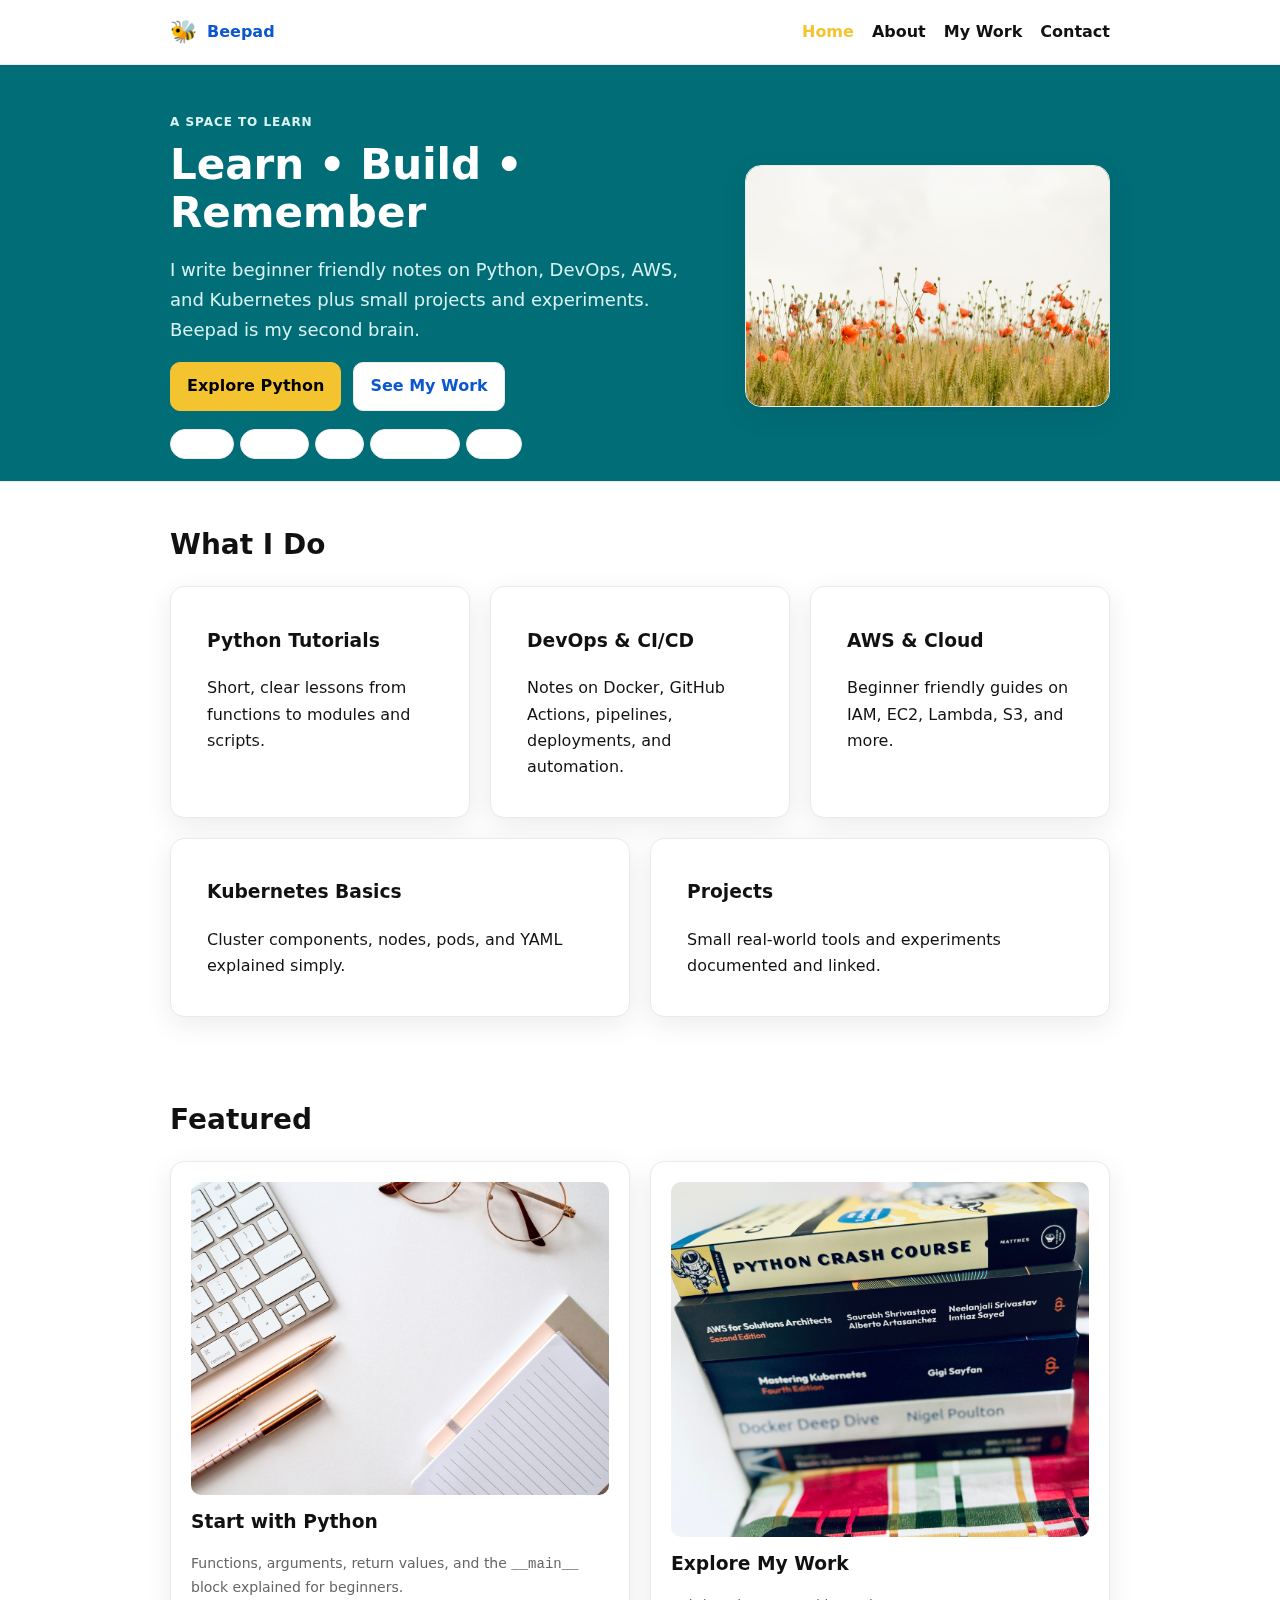
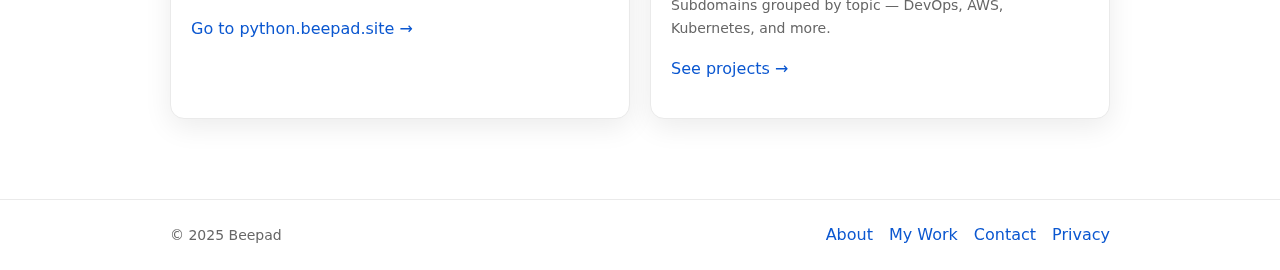
<file: index.html>
<!doctype html>
<html lang="en">
<head>
  <meta charset="utf-8">
  <title>Beepad Learn • Build • Remember</title>
  <meta name="description" content="Beepad is a clean learning hub for Python, DevOps, AWS, and Kubernetes. Simple explanations, real examples, and personal projects.">
  <meta name="viewport" content="width=device-width,initial-scale=1">
  <link rel="stylesheet" href="style.css">
  <link rel="icon" href="assets/favicon.png">
  <meta property="og:title" content="Beepad  Learn • Build • Remember">
  <meta property="og:description" content="Beginner friendly tutorials in Python, DevOps, AWS, and Kubernetes  plus real projects.">
  <meta property="og:image" content="https://beepad.site/assets/hero.jpg">
  <meta name="theme-color" content="#006D77">
</head>
<body>

<header>
  <div class="container nav">
    <div class="brand">
      <span class="logo">🐝</span>
      <a href="index.html" aria-label="Beepad Home">Beepad</a>
    </div>
    <nav aria-label="Main">
      <ul>
        <li><a class="active" href="index.html">Home</a></li>
        <li><a href="about">About</a></li>
        <li><a href="projects">My Work</a></li>
        <li><a href="contact">Contact</a></li>
      </ul>
    </nav>
  </div>
</header>

<main>


  <section class="hero">
    <div class="container hero-grid">

      <div>
        <div class="kicker">A space to learn</div>
        <h1>Learn • Build • Remember</h1>
        <p class="subtitle">
          I write beginner friendly notes on Python, DevOps,
          AWS, and Kubernetes 
          plus small projects and experiments.
          Beepad is my second brain.
        </p>
        

        <div class="btns">
          <a class="btn btn-primary" href="https://python.beepad.site">Explore Python</a>
          <a class="btn" href="/projects">See My Work</a>
        </div>

        <div class="chips" style="margin-top:14px">
          <span class="tag">Python</span>
          <span class="tag">DevOps</span>
          <span class="tag">AWS</span>
          <span class="tag">Kubernetes</span>
          <span class="tag">Notes</span>
        </div>
      </div>

      <div>
        <img class="hero-img" src="assets/hero.jpg" alt="Notebook, laptop and a warm workspace">
      </div>

    </div>
  </section>


  <section class="section">
    <div class="container">
      <h2>What I Do</h2>

      <div class="grid-3">
        <div class="card feature">
          <div class="icon"></div>
          <div>
            <h3>Python Tutorials</h3>
            <p>Short, clear lessons from functions to modules and scripts.</p>
          </div>
        </div>

        <div class="card feature">
          <div class="icon"></div>
          <div>
            <h3>DevOps & CI/CD</h3>
            <p>Notes on Docker, GitHub Actions, pipelines, deployments, and automation.</p>
          </div>
        </div>

        <div class="card feature">
          <div class="icon"></div>
          <div>
            <h3>AWS & Cloud</h3>
            <p>Beginner friendly guides on IAM, EC2, Lambda, S3, and more.</p>
          </div>
        </div>
      </div>

      <div class="grid-2" style="margin-top:20px">
        <div class="card feature">
          <div class="icon"></div>
          <div>
            <h3>Kubernetes Basics</h3>
            <p>Cluster components, nodes, pods, and YAML explained simply.</p>
          </div>
        </div>

        <div class="card feature">
          <div class="icon"></div>
          <div>
            <h3>Projects</h3>
            <p>Small real-world tools and experiments documented and linked.</p>
          </div>
        </div>
      </div>

    </div>
  </section>


  <section class="section">
    <div class="container">
      <h2>Featured</h2>

      <div class="grid-2">

        <div class="card">
          <img src="assets/workspace.jpg" alt="Clean workspace" style="border-radius:10px;margin-bottom:12px">
          <h3 style="margin:8px 0">Start with Python</h3>
          <p class="small">Functions, arguments, return values, and the <code>__main__</code> block explained for beginners.</p>
          <p><a href="https://python.beepad.site">Go to python.beepad.site →</a></p>
        </div>

        <div class="card">
          <img src="assets/book.jpg" alt="Project cards" style="border-radius:10px;margin-bottom:12px">
          <h3 style="margin:8px 0">Explore My Work</h3>
          <p class="small">Subdomains grouped by topic — DevOps, AWS, Kubernetes, and more.</p>
          <p><a href="projects">See projects →</a></p>
        </div>

      </div>
    </div>
  </section>

</main>

<footer>
  <div class="container footer-inner">
    <div class="small">© 2025 Beepad</div>
    <div class="footer-links">
      <a href="about">About</a>
      <a href="projects">My Work</a>
      <a href="contact">Contact</a>
      <a href="privacy">Privacy</a>
    </div>
  </div>
</footer>

</body>
</html>
</file>
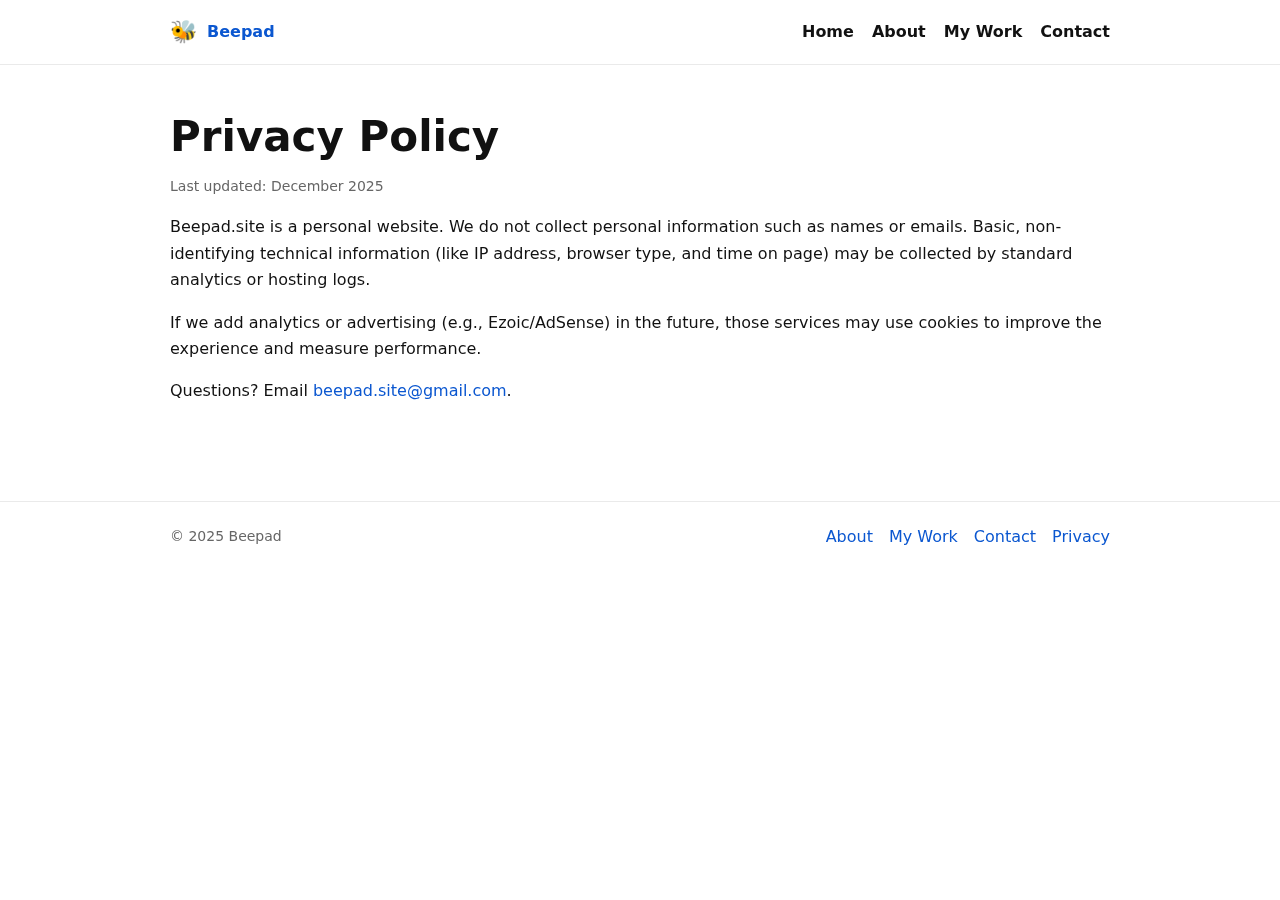
<file: privacy/index.html>
<!doctype html>
<html lang="en">
<head>
  <meta charset="utf-8">
  <title>Privacy Policy Beepad</title>
  <meta name="description" content="Privacy policy for Beepad.">
  <meta name="viewport" content="width=device-width,initial-scale=1">
  <link rel="stylesheet" href="/style.css">
  <link rel="icon" href="/assets/favicon.png">
</head>
<body>
<header>
  <div class="container nav">
    <div class="brand"><span class="logo">🐝</span><a href="/">Beepad</a></div>
    <nav><ul>
      <li><a href="/">Home</a></li>
      <li><a href="/about">About</a></li>
      <li><a href="/projects">My Work</a></li>
      <li><a href="/contact">Contact</a></li>
    </ul></nav>
  </div>
</header>

<main class="section">
  <div class="container">
    <h1>Privacy Policy</h1>
    <p class="small">Last updated: December 2025</p>
    <p>Beepad.site is a personal website. We do not collect personal information such as names or emails. Basic, non-identifying technical information (like IP address, browser type, and time on page) may be collected by standard analytics or hosting logs.</p>
    <p>If we add analytics or advertising (e.g., Ezoic/AdSense) in the future, those services may use cookies to improve the experience and measure performance.</p>
    <p>Questions? Email <a href="mailto:beepad.site@gmail.com">beepad.site@gmail.com</a>.</p>
  </div>
</main>

<footer>
  <div class="container footer-inner">
    <div class="small">© 2025 Beepad</div>
    <div class="footer-links">
      <a href="/about">About</a>
      <a href="/projects">My Work</a>
      <a href="/contact">Contact</a>
      <a href="/privacy">Privacy</a>
    </div>
  </div>
</footer>
</body>
</html>
</file>
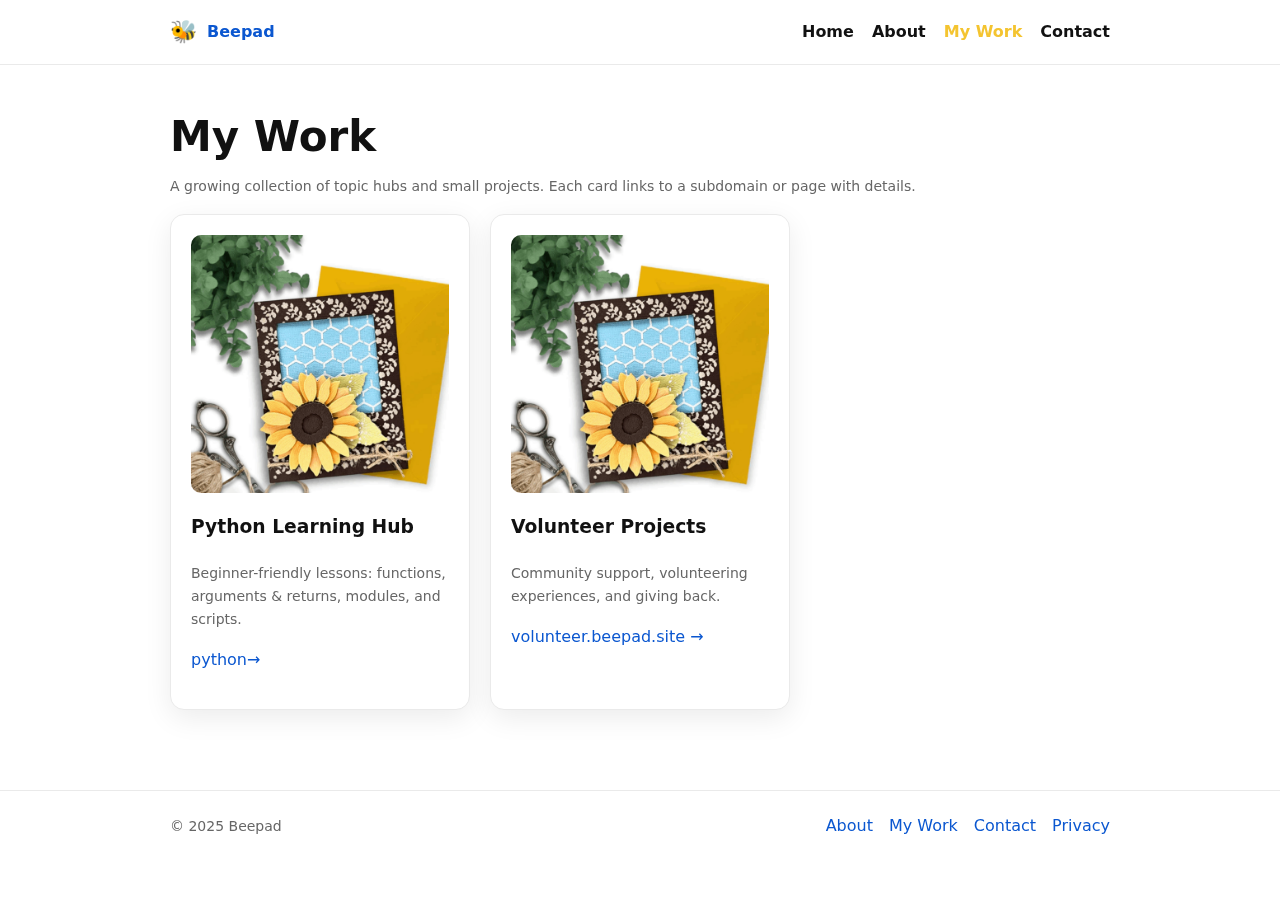
<file: project/index.html>
<!doctype html>
<html lang="en">
<head>
  <meta charset="utf-8">
  <title>My Work — Beepad</title>
  <meta name="description" content="Projects and subdomain hubs across Python, AWS, DevOps, and Kubernetes.">
  <meta name="viewport" content="width=device-width,initial-scale=1">
  <link rel="stylesheet" href="/style.css">
  <link rel="icon" href="/assets/favicon.png">
</head>
<body>
<header>
  <div class="container nav">
    <div class="brand"><span class="logo">🐝</span><a href="/">Beepad</a></div>
    <nav><ul>
      <li><a href="/">Home</a></li>
      <li><a href="/about">About</a></li>
      <li><a class="active" href="/projects">My Work</a></li>
      <li><a href="/contact">Contact</a></li>
    </ul></nav>
  </div>
</header>

<main class="section">
  <div class="container">
    <h1>My Work</h1>
    <p class="small">A growing collection of topic hubs and small projects. Each card links to a subdomain or page with details.</p>
<div class="grid-3" style="margin-top:16px">

  <div class="card">
    <img src="/assets/project-card.jpg" alt="" style="border-radius:10px;margin-bottom:10px">
    <h3>Python Learning Hub</h3>
    <p class="small">Beginner-friendly lessons: functions, arguments & returns, modules, and scripts.</p>
    <p><a href="https://python.beepad.site">python→</a></p>
  </div>

  <!-- <div class="card">
    <img src="/assets/project-card.jpg" alt="" style="border-radius:10px;margin-bottom:10px">
    <h3>AWS Notes</h3>
    <p class="small">IAM, EC2, S3, Lambda — explained with simple examples.</p>
    <p><a href="https://aws.beepad.site">aws.beepad.site →</a></p>
  </div>

  <div class="card">
    <img src="/assets/project-card.jpg" alt="" style="border-radius:10px;margin-bottom:10px">
    <h3>DevOps & CI/CD</h3>
    <p class="small">Docker, GitHub Actions, pipelines, rollouts, and automation notes.</p>
    <p><a href="https://devops.beepad.site">devops.beepad.site →</a></p>
  </div>

  <div class="card">
    <img src="/assets/project-card.jpg" alt="" style="border-radius:10px;margin-bottom:10px">
    <h3>Kubernetes Basics</h3>
    <p class="small">Control plane, nodes, pods, services — plus practical YAML.</p>
    <p><a href="https://k8s.beepad.site">k8s.beepad.site →</a></p>
  </div> -->


  <div class="card">
    <img src="/assets/project-card.jpg" alt="" style="border-radius:10px;margin-bottom:10px">
    <h3>Volunteer Projects</h3>
    <p class="small">Community support, volunteering experiences, and giving back.</p>
    <p><a href="https://volunteer.beepad.site">volunteer.beepad.site →</a></p>
  </div>

  <!-- <div class="card">
    <img src="/assets/project-card.jpg" alt="" style="border-radius:10px;margin-bottom:10px">
    <h3>Projects & Experiments</h3>
    <p class="small">Small tools and experiments I’m building and testing.</p>
    <p><a href="https://projects.beepad.site">projects.beepad.site →</a></p>
  </div> -->

</div>

</main>

<footer>
  <div class="container footer-inner">
    <div class="small">© 2025 Beepad</div>
    <div class="footer-links">
      <a href="/about">About</a>
      <a href="/projects">My Work</a>
      <a href="/contact">Contact</a>
      <a href="/privacy">Privacy</a>
    </div>
  </div>
</footer>
</body>
</html>
</file>
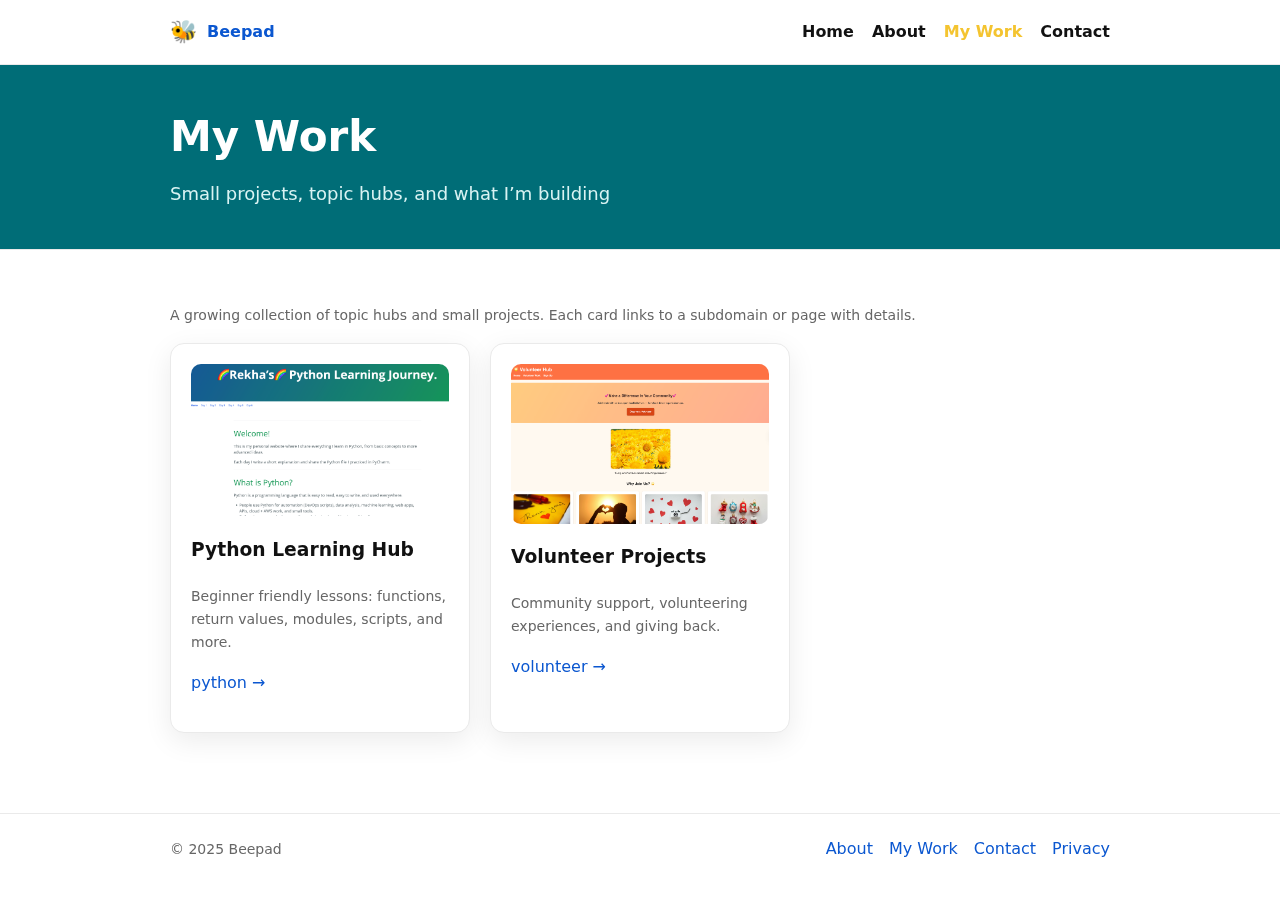
<file: projects/index.html>
<!doctype html>
<html lang="en">
<head>
  <meta charset="utf-8">
  <title>My Work : Beepad</title>
  <meta name="description" content="Projects and subdomain hubs across Python, AWS, DevOps, and Kubernetes.">
  <meta name="viewport" content="width=device-width,initial-scale=1">
  <link rel="stylesheet" href="/style.css">
  <link rel="icon" href="/assets/favicon.png">
</head>

<body>

<header>
  <div class="container nav">
    <div class="brand">
      <span class="logo">🐝</span>
      <a href="/">Beepad</a>
    </div>
    <nav>
      <ul>
        <li><a href="/">Home</a></li>
        <li><a href="/about/">About</a></li>
        <li><a class="active" href="/projects/">My Work</a></li>
        <li><a href="/contact/">Contact</a></li>
      </ul>
    </nav>
  </div>
</header>

<section class="hero" style="padding:40px 0 22px;">
  <div class="container">
    <h1>My Work</h1>
    <p class="subtitle">Small projects, topic hubs, and what I’m building</p>
  </div>
</section>

<main class="section">
  <div class="container">

    <p class="small">A growing collection of topic hubs and small projects. Each card links to a subdomain or page with details.</p>

    <div class="grid-3" style="margin-top:16px">

 
      <div class="card">
        <img src="/assets/python.png" alt="Python logo" style="border-radius:10px; margin-bottom:10px;">
        <h3>Python Learning Hub</h3>
        <p class="small">Beginner friendly lessons: functions, return values, modules, scripts, and more.</p>
        <p><a href="https://python.beepad.site">python →</a></p>
      </div>

    
      <div class="card">
        <img src="/assets/vol.jpg" alt="Volunteer photo" style="border-radius:10px; margin-bottom:10px;">
        <h3>Volunteer Projects</h3>
        <p class="small">Community support, volunteering experiences, and giving back.</p>
        <p><a href="https://volunteer.beepad.site">volunteer →</a></p>
      </div>

    </div>
  </div>
</main>

<footer>
  <div class="container footer-inner">
    <div class="small">© 2025 Beepad</div>
    <div class="footer-links">
      <a href="/about/">About</a>
      <a href="/projects/">My Work</a>
      <a href="/contact/">Contact</a>
      <a href="/privacy/">Privacy</a>
    </div>
  </div>
</footer>

</body>
</html>
</file>
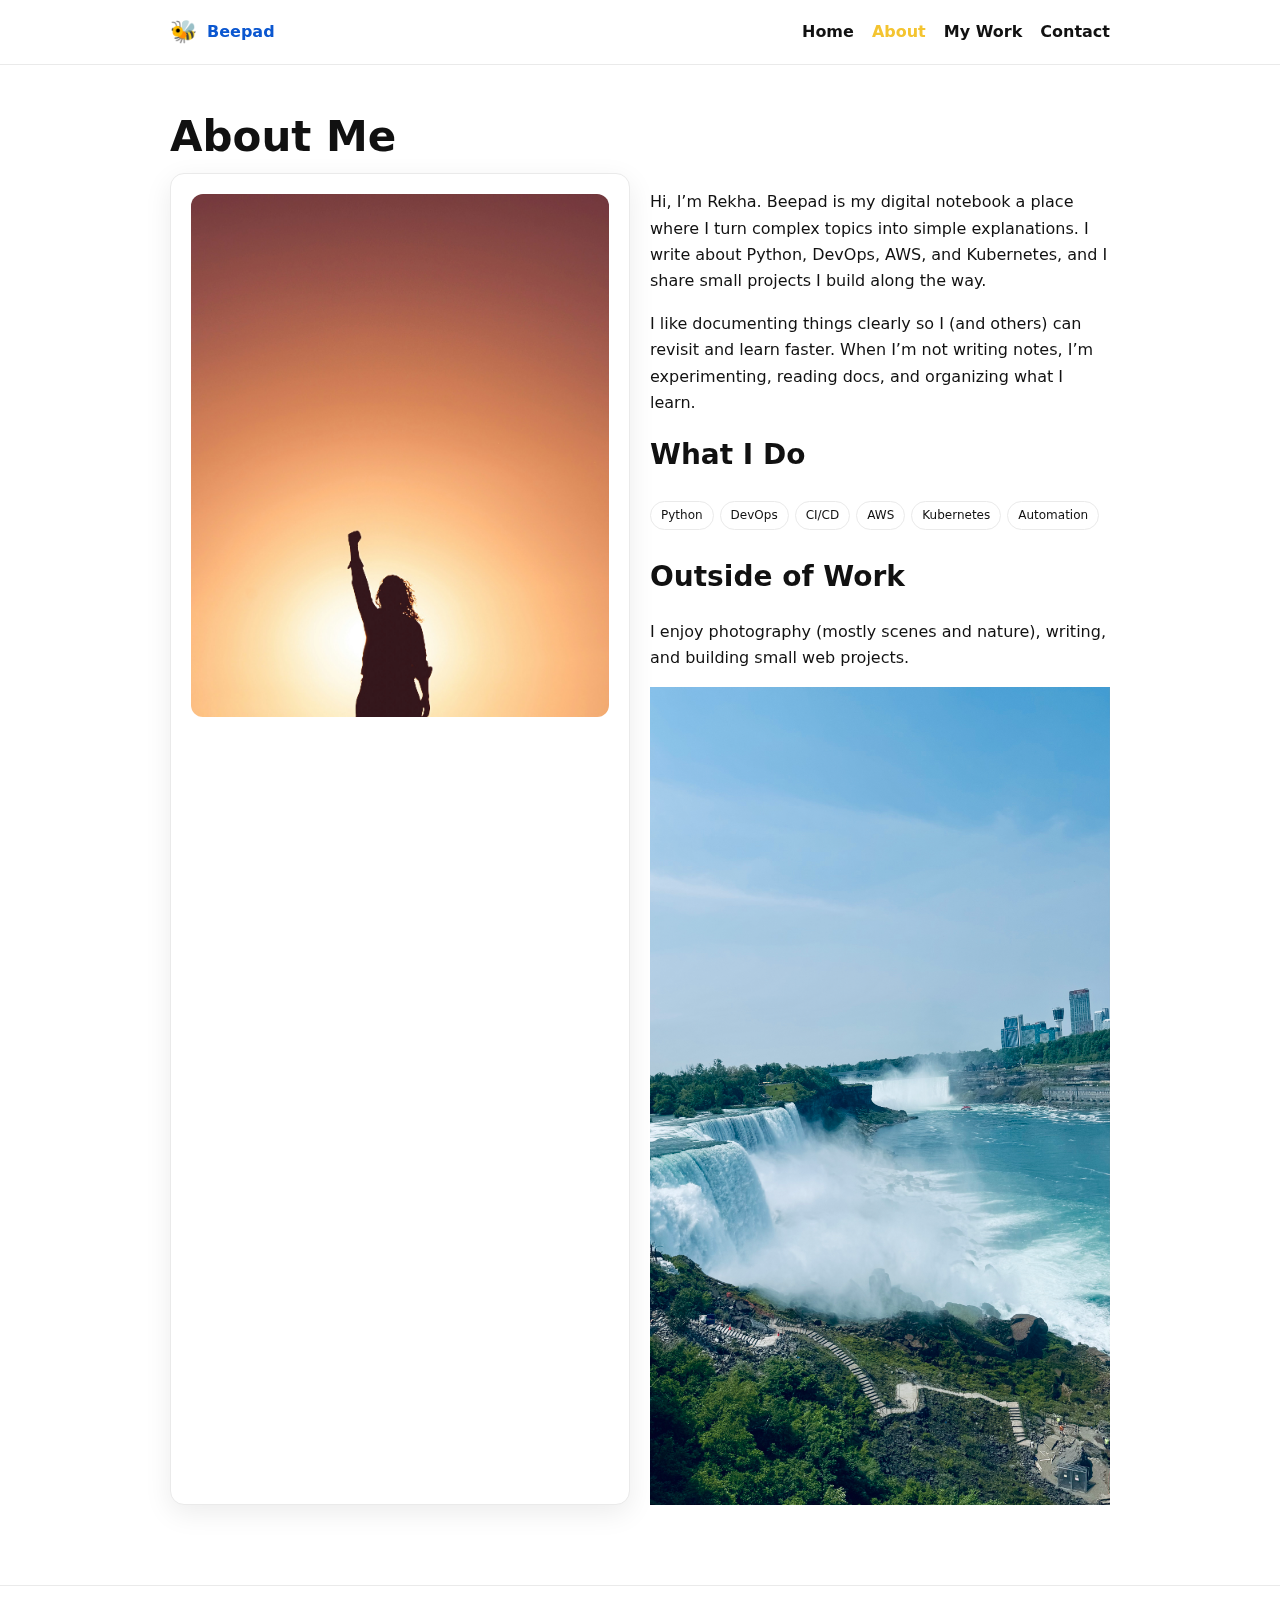
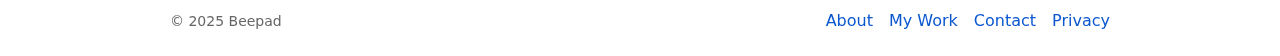
<file: about.html>
<!doctype html>
<html lang="en">
<head>
  <meta charset="utf-8">
  <title>About Beepad</title>
  <meta name="description" content="About Beepad  who I am, what I do, and why I write.">
  <meta name="viewport" content="width=device-width,initial-scale=1">
  <link rel="stylesheet" href="style.css">
  <link rel="icon" href="assets/favicon.png">
</head>

<body>

<header>
  <div class="container nav">
    <div class="brand"><span class="logo">🐝</span><a href="/">Beepad</a></div>
    <nav>
      <ul>
        <li><a href="/">Home</a></li>
        <li><a class="active" href="/about">About</a></li>
        <li><a href="/projects">My Work</a></li>
        <li><a href="/contact">Contact</a></li>
      </ul>
    </nav>
  </div>
</header>

<main class="section">
  <div class="container">

    <h1>About Me</h1>

    <div class="grid-2">


      <div class="card">
        <img src="assets/me.jpg" alt="Photo of Rekha" style="border-radius:12px">
      </div>

  
      <div>

        <p>Hi, I’m Rekha. Beepad is my digital notebook  a place where I turn complex topics into simple explanations. I write about Python, DevOps, AWS, and Kubernetes, and I share small projects I build along the way.</p>

        <p>I like documenting things clearly so I (and others) can revisit and learn faster. When I’m not writing notes, I’m experimenting, reading docs, and organizing what I learn.</p>

   
        <h2>What I Do</h2>
        <div class="chips">
          <span class="tag">Python</span>
          <span class="tag">DevOps</span>
          <span class="tag">CI/CD</span>
          <span class="tag">AWS</span>
          <span class="tag">Kubernetes</span>
          <span class="tag">Automation</span>
        </div>


        <div class="gallery-row">
        
        </div>


        <h2 style="margin-top:24px">Outside of Work</h2>
        <p>I enjoy photography (mostly scenes and nature), writing, and building small web projects.</p>

        <div class="gallery-row">
          <img src="assets/nayagae.jpg" alt="Nayagae Street" class="gallery-img">
        </div>

      </div>
    </div>
  </div>
</main>

<footer>
  <div class="container footer-inner">
    <div class="small">© 2025 Beepad</div>
    <div class="footer-links">
      <a href="/about">About</a>
      <a href="/projects">My Work</a>
      <a href="/contact">Contact</a>
      <a href="/privacy">Privacy</a>
    </div>
  </div>
</footer>

</body>
</html>
</file>
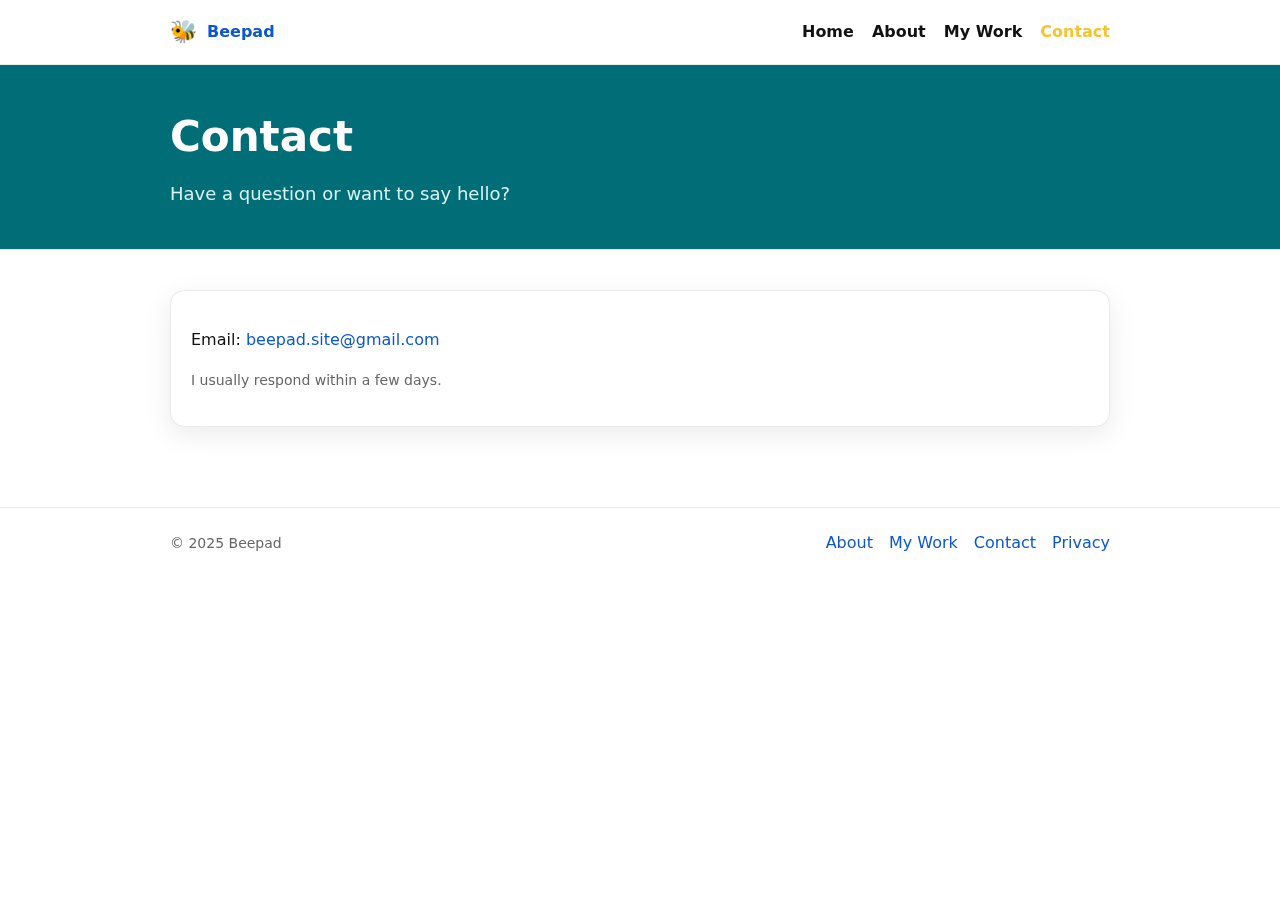
<file: contact.html>
<!doctype html>
<html lang="en">
<head>
  <meta charset="utf-8">
  <title>Contact — Beepad</title>
  <meta name="description" content="Contact Rekha at Beepad.">
  <meta name="viewport" content="width=device-width,initial-scale=1">
  <link rel="stylesheet" href="style.css">
  <link rel="icon" href="assets/favicon.png">
</head>
<body>

<header>
  <div class="container nav">
    <div class="brand"><span class="logo">🐝</span><a href="/">Beepad</a></div>
    <nav><ul>
      <li><a href="/">Home</a></li>
      <li><a href="about.html">About</a></li>
      <li><a href="projects.html">My Work</a></li>
      <li><a class="active" href="contact.html">Contact</a></li>
    </ul></nav>
  </div>
</header>


<section class="hero" style="padding:40px 0 22px;">
  <div class="container">
    <h1>Contact</h1>
    <p class="subtitle">Have a question or want to say hello?</p>
  </div>
</section>

<main class="section">
  <div class="container">
    <div class="card">
      <p>Email: <a href="mailto:beepad.site@gmail.com">beepad.site@gmail.com</a></p>
      <p class="small">I usually respond within a few days.</p>
    </div>
  </div>
</main>

<footer>
  <div class="container footer-inner">
    <div class="small">© 2025 Beepad</div>
    <div class="footer-links">
      <a href="about.html">About</a>
      <a href="projects.html">My Work</a>
      <a href="contact.html">Contact</a>
      <a href="privacy.html">Privacy</a>
    </div>
  </div>
</footer>

</body>
</html>
</file>
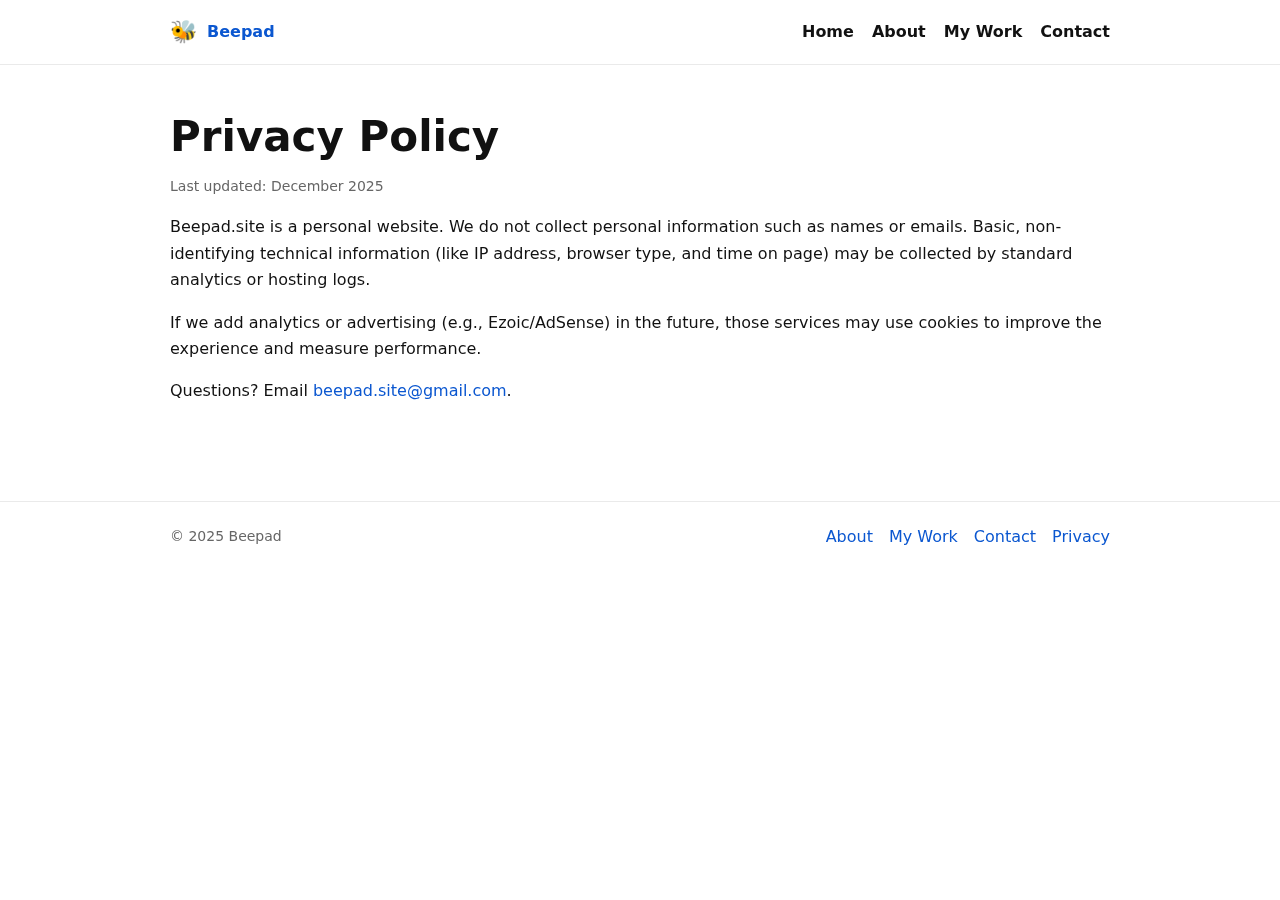
<file: privacy.html>
<!doctype html>
<html lang="en">
<head>
  <meta charset="utf-8">
  <title>Privacy Policy — Beepad</title>
  <meta name="description" content="Privacy policy for Beepad.">
  <meta name="viewport" content="width=device-width,initial-scale=1">
  <link rel="stylesheet" href="/style.css">
  <link rel="icon" href="/assets/favicon.png">
</head>
<body>
<header>
  <div class="container nav">
    <div class="brand"><span class="logo">🐝</span><a href="/">Beepad</a></div>
    <nav><ul>
      <li><a href="/">Home</a></li>
      <li><a href="/about.html">About</a></li>
      <li><a href="/projects.html">My Work</a></li>
      <li><a href="/contact.html">Contact</a></li>
    </ul></nav>
  </div>
</header>

<main class="section">
  <div class="container">
    <h1>Privacy Policy</h1>
    <p class="small">Last updated: December 2025</p>
    <p>Beepad.site is a personal website. We do not collect personal information such as names or emails. Basic, non-identifying technical information (like IP address, browser type, and time on page) may be collected by standard analytics or hosting logs.</p>
    <p>If we add analytics or advertising (e.g., Ezoic/AdSense) in the future, those services may use cookies to improve the experience and measure performance.</p>
    <p>Questions? Email <a href="mailto:beepad.site@gmail.com">beepad.site@gmail.com</a>.</p>
  </div>
</main>

<footer>
  <div class="container footer-inner">
    <div class="small">© 2025 Beepad</div>
    <div class="footer-links">
      <a href="/about.html">About</a>
      <a href="/projects.html">My Work</a>
      <a href="/contact.html">Contact</a>
      <a href="/privacy.html">Privacy</a>
    </div>
  </div>
</footer>
</body>
</html>
</file>
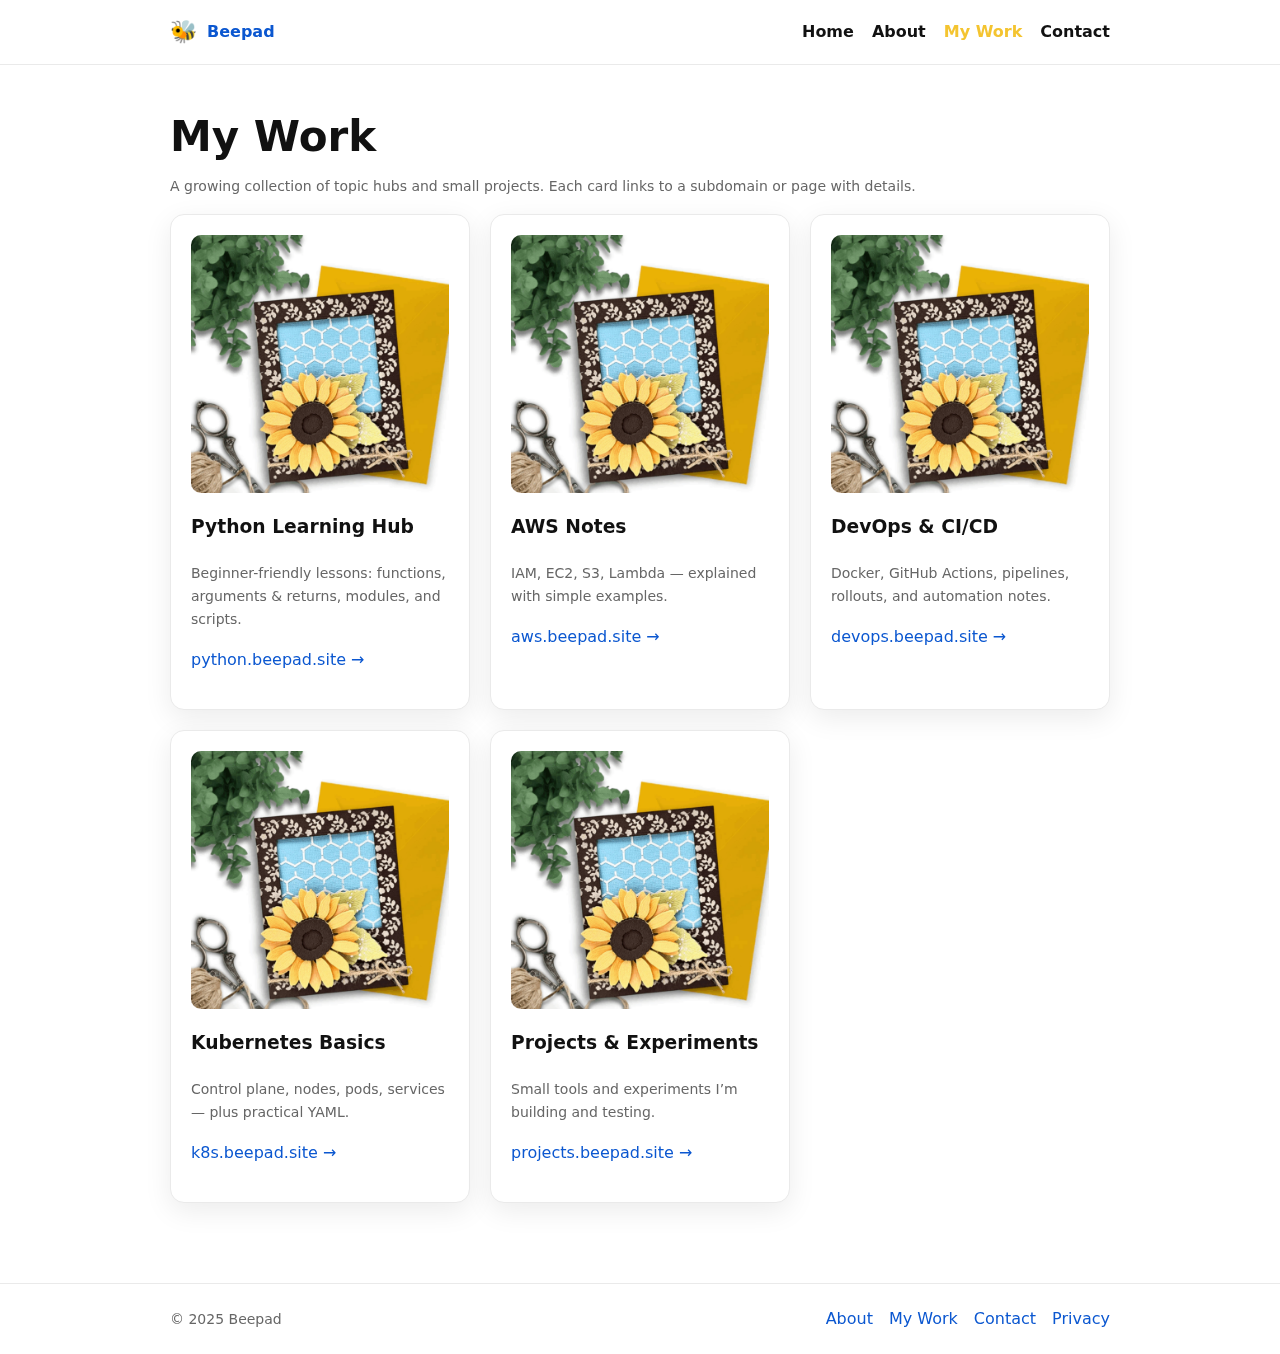
<file: projects.html>
<!doctype html>
<html lang="en">
<head>
  <meta charset="utf-8">
  <title>My Work — Beepad</title>
  <meta name="description" content="Projects and subdomain hubs across Python, AWS, DevOps, and Kubernetes.">
  <meta name="viewport" content="width=device-width,initial-scale=1">
  <link rel="stylesheet" href="/style.css">
  <link rel="icon" href="/assets/favicon.png">
</head>
<body>
<header>
  <div class="container nav">
    <div class="brand"><span class="logo">🐝</span><a href="/">Beepad</a></div>
    <nav><ul>
      <li><a href="/">Home</a></li>
      <li><a href="/about.html">About</a></li>
      <li><a class="active" href="/projects.html">My Work</a></li>
      <li><a href="/contact.html">Contact</a></li>
    </ul></nav>
  </div>
</header>

<main class="section">
  <div class="container">
    <h1>My Work</h1>
    <p class="small">A growing collection of topic hubs and small projects. Each card links to a subdomain or page with details.</p>

    <div class="grid-3" style="margin-top:16px">
      <div class="card">
        <img src="/assets/project-card.jpg" alt="" style="border-radius:10px;margin-bottom:10px">
        <h3>Python Learning Hub</h3>
        <p class="small">Beginner-friendly lessons: functions, arguments & returns, modules, and scripts.</p>
        <p><a href="https://python.beepad.site">python.beepad.site →</a></p>
      </div>

      <div class="card">
        <img src="/assets/project-card.jpg" alt="" style="border-radius:10px;margin-bottom:10px">
        <h3>AWS Notes</h3>
        <p class="small">IAM, EC2, S3, Lambda — explained with simple examples.</p>
        <p><a href="https://aws.beepad.site">aws.beepad.site →</a></p>
      </div>

      <div class="card">
        <img src="/assets/project-card.jpg" alt="" style="border-radius:10px;margin-bottom:10px">
        <h3>DevOps & CI/CD</h3>
        <p class="small">Docker, GitHub Actions, pipelines, rollouts, and automation notes.</p>
        <p><a href="https://devops.beepad.site">devops.beepad.site →</a></p>
      </div>

      <div class="card">
        <img src="/assets/project-card.jpg" alt="" style="border-radius:10px;margin-bottom:10px">
        <h3>Kubernetes Basics</h3>
        <p class="small">Control plane, nodes, pods, services — plus practical YAML.</p>
        <p><a href="https://k8s.beepad.site">k8s.beepad.site →</a></p>
      </div>

      <div class="card">
        <img src="/assets/project-card.jpg" alt="" style="border-radius:10px;margin-bottom:10px">
        <h3>Projects & Experiments</h3>
        <p class="small">Small tools and experiments I’m building and testing.</p>
        <p><a href="https://projects.beepad.site">projects.beepad.site →</a></p>
      </div>
    </div>
  </div>
</main>

<footer>
  <div class="container footer-inner">
    <div class="small">© 2025 Beepad</div>
    <div class="footer-links">
      <a href="/about.html">About</a>
      <a href="/projects.html">My Work</a>
      <a href="/contact.html">Contact</a>
      <a href="/privacy.html">Privacy</a>
    </div>
  </div>
</footer>
</body>
</html>
</file>
<file: style.css>
:root{
  --bg: #ffffff;
  --text: #111111;
  --muted: #666666;
  --accent: #f4c430; /* warm mustard (still your accent color) */
  --accent-2: #fff4cc; /* light accent wash */
  --border: #eaeaea;
  --link: #0b57d0;
  --maxw: 980px;
  --radius: 14px;
  --shadow: 0 8px 28px rgba(0,0,0,0.08);
}

*{
  box-sizing:border-box;
}

html,body{
  margin:0;
  padding:0;
  background:var(--bg);
  color:var(--text);
  font:16px/1.65 system-ui,-apple-system,Segoe UI,Roboto,Inter,Arial;
}

img{
  max-width:100%;
  display:block;
}

a{
  color:var(--link);
  text-decoration:none;
}

a:hover{
  text-decoration:underline;
}

.container{
  max-width:var(--maxw);
  margin:0 auto;
  padding:0 20px;
}

/* HEADER */
header{
  position:sticky;
  top:0;
  z-index:50;
  background:rgba(255,255,255,0.9);
  backdrop-filter:saturate(180%) blur(10px);
  border-bottom:1px solid var(--border);
}

.nav{
  display:flex;
  align-items:center;
  justify-content:space-between;
  height:64px;
}

.brand{
  display:flex;
  align-items:center;
  gap:10px;
  font-weight:700;
}

.brand .logo{
  font-size:22px;
}

nav ul{
  display:flex;
  gap:18px;
  list-style:none;
  margin:0;
  padding:0;
}

nav a{
  color:var(--text);
  font-weight:600;
  text-decoration:none;
}

/* ACTIVE LINK */
nav a.active{
  color:var(--accent) !important;
  font-weight:800 !important;
}

/* HOVER */
nav a:hover{
  color:var(--accent) !important;
}

/* HERO (FULL PEACOCK) */
.hero{
  background:#006D77;        /* solid peacock */
  padding:48px 0 22px;
  border-bottom:1px solid var(--border);
  color:#ffffff;             /* hero text color */
}

.hero-grid{
  display:grid;
  grid-template-columns:1.2fr .8fr;
  gap:28px;
  align-items:center;
}

.kicker{
  color:#d9f3f3;
  font-weight:700;
  letter-spacing:.08em;
  text-transform:uppercase;
  font-size:12px;
}

h1{
  font-size:42px;
  line-height:1.15;
  margin:8px 0 12px;
}

/* Default subtitle is gray, but hero version is mint-white */
.subtitle{
  color:var(--muted);
  font-size:18px;
}

.hero .subtitle{
  color:#d9f3f3 !important; /* mint-white override */
}

/* BUTTONS */
.btns{
  display:flex;
  gap:12px;
  margin-top:18px;
  flex-wrap:wrap;
}

.btn{
  display:inline-block;
  padding:10px 16px;
  border-radius:10px;
  border:1px solid var(--border);
  background:#fff;
  font-weight:700;
}

.btn-primary{
  background:var(--accent);
  border-color:var(--accent);
  color:#000;
}

.btn-primary:hover{
  filter:brightness(0.95);
}

.btn:hover{
  box-shadow:var(--shadow);
}

/* CARDS */
.card{
  background:#fff;
  border:1px solid var(--border);
  border-radius:var(--radius);
  box-shadow:var(--shadow);
  padding:20px;
}

/* SECTIONS */
.section{
  padding:40px 0;
}

.section h2{
  font-size:28px;
  margin:0 0 18px;
}

/* GRID */
.grid-3{
  display:grid;
  grid-template-columns:repeat(3,1fr);
  gap:20px;
}

.grid-2{
  display:grid;
  grid-template-columns:repeat(2,1fr);
  gap:20px;
}

/* BADGE */
.badge{
  display:inline-block;
  background:var(--accent-2);
  color:#6d5600;
  border:1px solid #ffe086;
  padding:4px 10px;
  border-radius:999px;
  font-size:12px;
  font-weight:700;
}

/* FEATURES */
.feature{
  display:flex;
  gap:16px;
}

.feature .icon{
  font-size:24px;
}

/* FOOTER */
footer{
  border-top:1px solid var(--border);
  margin-top:40px;
}

.footer-inner{
  display:flex;
  gap:12px;
  justify-content:space-between;
  align-items:center;
  min-height:70px;
}

.footer-links{
  display:flex;
  gap:16px;
  flex-wrap:wrap;
}

.small{
  color:var(--muted);
  font-size:14px;
}

/* HERO IMAGE */
.hero-img{
  border-radius:16px;
  border:1px solid var(--border);
  box-shadow:var(--shadow);
}

/* LIST */
.list{
  display:grid;
  gap:12px;
}

.list a{
  display:flex;
  justify-content:space-between;
  align-items:center;
  border:1px solid var(--border);
  border-radius:10px;
  padding:12px 14px;
  background:#fff;
}

.list a span{
  color:var(--muted);
}

/* TAGS */
.tag{
  display:inline-block;
  border:1px solid var(--border);
  padding:4px 10px;
  border-radius:999px;
  font-size:12px;
  background:#fff;
  margin:4px 6px 0 0;
}

.chips{
  display:flex;
  flex-wrap:wrap;
}

/* RESPONSIVE */
@media (max-width:900px){
  .hero-grid{grid-template-columns:1fr;}
  .grid-3{grid-template-columns:1fr;}
  .grid-2{grid-template-columns:1fr;}
  h1{font-size:34px;}
}
</file>
